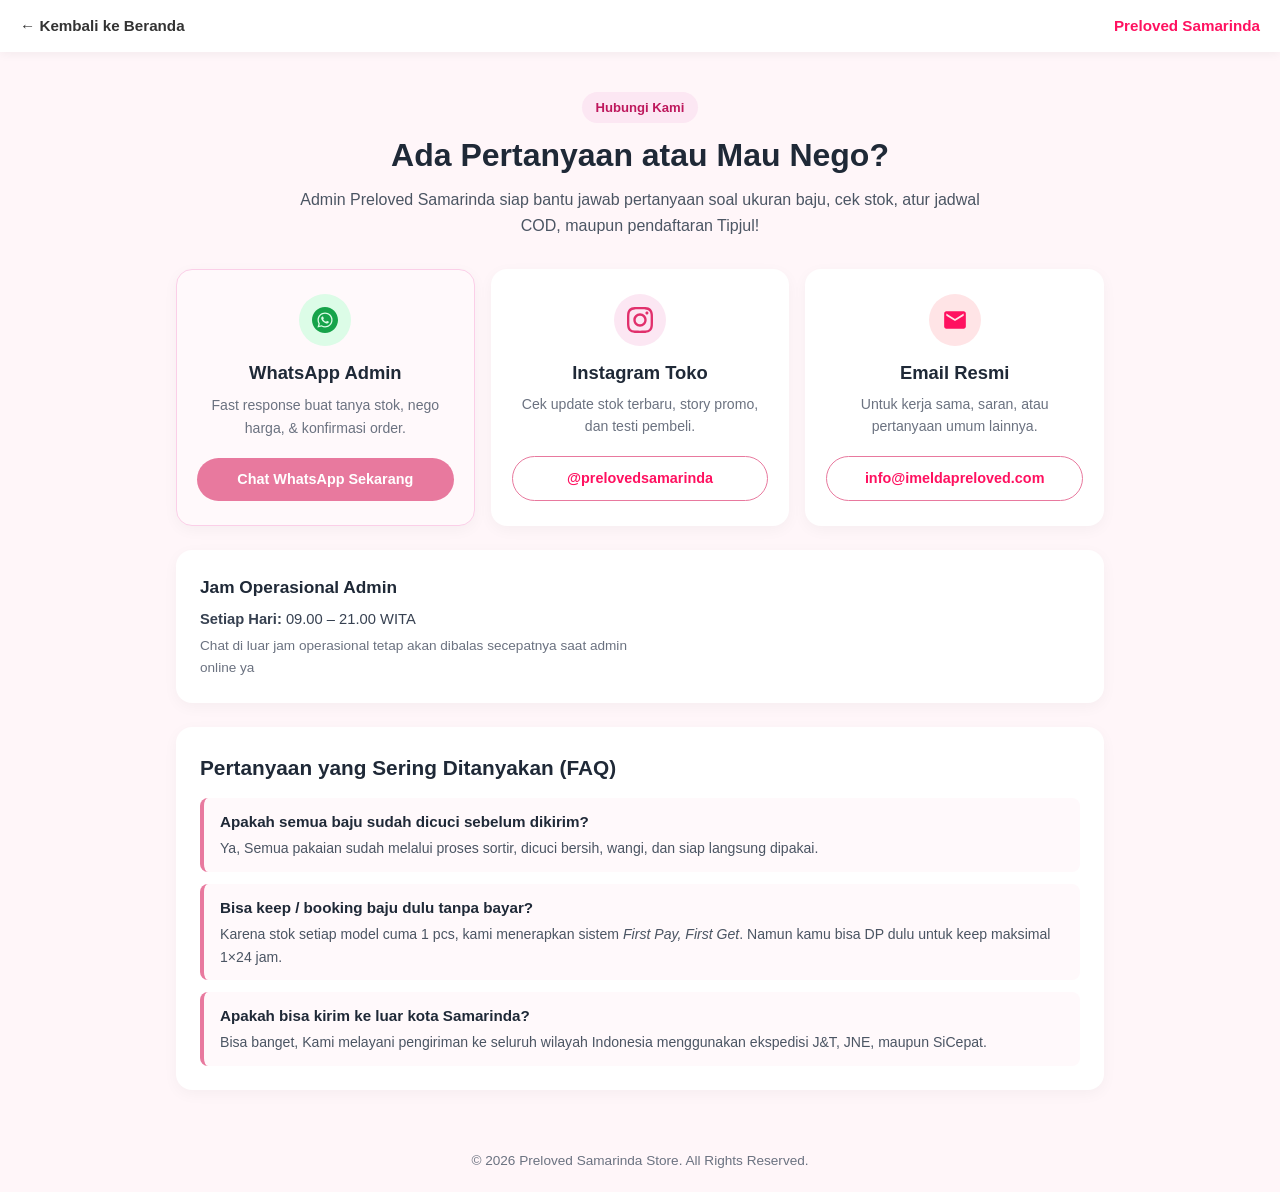
<file: kontak.html>
<!doctype html>
<html lang="id">
  <head>
    <meta charset="UTF-8" />
    <meta name="viewport" content="width=device-width, initial-scale=1.0" />
    <title>Kontak Kami - Preloved Samarinda</title>
    <!-- Favicon Logo Preloved Samarinda (Standar Browser & Google Search) -->
    <link rel="icon" type="image/jpeg" sizes="48x48" href="preloved.jpg" />
    <link rel="shortcut icon" type="image/jpeg" href="preloved.jpg" />
    <link rel="apple-touch-icon" href="preloved.jpg" />

    <link rel="stylesheet" href="kontak.css" />
  </head>
  <body>
    <!-- Header Navigasi -->
    <header class="top-bar">
      <a href="index.html" class="btn-back">← Kembali ke Beranda</a>
      <span class="brand-mini">Preloved Samarinda</span>
    </header>

    <!-- Hero Kecil Halaman Kontak -->
    <section class="kontak-hero">
      <span class="badge-top">Hubungi Kami</span>
      <h1>Ada Pertanyaan atau Mau Nego?</h1>
      <p>
        Admin Preloved Samarinda siap bantu jawab pertanyaan soal ukuran baju,
        cek stok, atur jadwal COD, maupun pendaftaran Tipjul!
      </p>
    </section>

    <main class="container">
      <!-- Bagian 1: Kartu Kontak Cepat -->
      <section class="kontak-grid">
        <!-- Kartu WhatsApp -->
        <div class="kontak-card highlight">
          <div class="icon-circle wa-icon">
            <svg
              xmlns="http://w3.org"
              width="26"
              height="26"
              viewBox="0 0 24 24"
              fill="currentColor"
            >
              <path
                d="M12.031 6.172c-3.181 0-5.767 2.586-5.768 5.766-.001 1.298.38 2.27 1.019 3.287l-.582 2.128 2.182-.573c.978.58 1.911.928 3.145.929 3.178 0 5.767-2.587 5.768-5.766.001-3.187-2.575-5.77-5.764-5.771zm3.392 8.244c-.144.405-.837.774-1.17.824-.299.045-.677.063-1.092-.069-.252-.08-.575-.187-.988-.365-1.739-.751-2.874-2.502-2.961-2.617-.087-.116-.708-.94-.708-1.793s.448-1.273.607-1.446c.159-.173.346-.217.462-.217l.332.006c.106.005.249-.04.39.298.144.347.491 1.2.534 1.287.043.087.072.188.014.304-.058.116-.087.188-.173.289l-.26.304c-.087.086-.177.18-.076.354.101.174.449.741.964 1.201.662.591 1.221.774 1.394.86s.274.072.376-.043c.101-.116.433-.506.549-.68.116-.173.231-.145.39-.087s1.011.477 1.184.564.289.13.332.202c.045.072.045.419-.1.824zm-3.423-14.416c-6.627 0-12 5.373-12 12s5.373 12 12 12 12-5.373 12-12-5.373-12-12-12zm.029 18.88c-1.161 0-2.305-.292-3.318-.844l-3.677.964.984-3.595c-.607-1.052-.927-2.246-.926-3.468.001-3.825 3.113-6.937 6.937-6.937 1.856.001 3.598.723 4.907 2.034 1.31 1.311 2.031 3.054 2.03 4.908-.001 3.825-3.113 6.938-6.937 6.938z"
              />
            </svg>
          </div>
          <h3>WhatsApp Admin</h3>
          <p class="kontak-sub">
            Fast response buat tanya stok, nego harga, & konfirmasi order.
          </p>
          <a href="https://wa.me." target="_blank" class="btn-kontak pink">
            Chat WhatsApp Sekarang
          </a>
        </div>

        <!-- Kartu Instagram -->
        <div class="kontak-card">
          <div class="icon-circle ig-icon">
            <svg
              xmlns="http://w3.org"
              width="26"
              height="26"
              viewBox="0 0 24 24"
              fill="currentColor"
            >
              <path
                d="M12 2.163c3.204 0 3.584.012 4.85.07 3.252.148 4.771 1.691 4.919 4.919.058 1.265.069 1.645.069 4.849 0 3.205-.012 3.584-.069 4.849-.149 3.225-1.664 4.771-4.919 4.919-1.266.058-1.644.07-4.85.07-3.204 0-3.584-.012-4.849-.07-3.26-.149-4.771-1.699-4.919-4.92-.058-1.265-.07-1.644-.07-4.849 0-3.204.013-3.583.07-4.849.149-3.227 1.664-4.771 4.919-4.919 1.266-.057 1.645-.069 4.849-.069zm0-2.163c-3.259 0-3.667.014-4.947.072-4.358.2-6.78 2.618-6.98 6.98-.059 1.281-.073 1.689-.073 4.948 0 3.259.014 3.668.072 4.948.2 4.358 2.618 6.78 6.98 6.98 1.281.058 1.689.072 4.948.072 3.259 0 3.668-.014 4.948-.072 4.354-.2 6.782-2.618 6.979-6.98.059-1.28.073-1.689.073-4.948 0-3.259-.014-3.667-.072-4.947-.196-4.354-2.617-6.78-6.979-6.98-1.281-.059-1.69-.073-4.949-.073zm0 5.838c-3.403 0-6.162 2.759-6.162 6.162s2.759 6.163 6.162 6.163 6.162-2.759 6.162-6.163c0-3.403-2.759-6.162-6.162-6.162zm0 10.162c-2.209 0-4-1.79-4-4 0-2.209 1.791-4 4-4s4 1.791 4 4c0 2.21-1.791 4-4 4zm6.406-11.845c-.796 0-1.441.645-1.441 1.44s.645 1.44 1.441 1.44c.795 0 1.439-.645 1.439-1.44s-.644-1.44-1.439-1.44z"
              />
            </svg>
          </div>
          <h3>Instagram Toko</h3>
          <p class="kontak-sub">
            Cek update stok terbaru, story promo, dan testi pembeli.
          </p>
          <a
            href="https://instagram.com"
            target="_blank"
            class="btn-kontak outline"
          >
            @prelovedsamarinda
          </a>
        </div>

        <!-- Kartu Email -->
        <div class="kontak-card">
          <div class="icon-circle email-icon">
            <svg
              xmlns="http://w3.org"
              width="26"
              height="26"
              viewBox="0 0 24 24"
              fill="currentColor"
            >
              <path
                d="M20 4H4c-1.1 0-1.99.9-1.99 2L2 18c0 1.1.9 2 2 2h16c1.1 0 2-.9 2-2V6c0-1.1-.9-2-2-2zm0 4l-8 5-8-5V6l8 5 8-5v2z"
              />
            </svg>
          </div>
          <h3>Email Resmi</h3>
          <p class="kontak-sub">
            Untuk kerja sama, saran, atau pertanyaan umum lainnya.
          </p>
          <a href="mailto:info@imeldapreloved.com" class="btn-kontak outline">
            info@imeldapreloved.com
          </a>
        </div>
      </section>

      <!-- Bagian 2: Jam Operasional & Area Samarinda -->
      <section class="section-box info-dua-kolom">
        <div class="info-item">
          <h3>Jam Operasional Admin</h3>
          <p><strong>Setiap Hari:</strong> 09.00 – 21.00 WITA</p>
          <p class="note-kecil">
            Chat di luar jam operasional tetap akan dibalas secepatnya saat
            admin online ya
          </p>
        </div>
      </section>

      <!-- Bagian 3: FAQ Singkat -->
      <section class="section-box">
        <h2>Pertanyaan yang Sering Ditanyakan (FAQ)</h2>
        <div class="faq-list">
          <div class="faq-item">
            <strong>Apakah semua baju sudah dicuci sebelum dikirim?</strong>
            <p>
              Ya, Semua pakaian sudah melalui proses sortir, dicuci bersih,
              wangi, dan siap langsung dipakai.
            </p>
          </div>
          <div class="faq-item">
            <strong>Bisa keep / booking baju dulu tanpa bayar?</strong>
            <p>
              Karena stok setiap model cuma 1 pcs, kami menerapkan sistem
              <em>First Pay, First Get</em>. Namun kamu bisa DP dulu untuk keep
              maksimal 1×24 jam.
            </p>
          </div>
          <div class="faq-item">
            <strong>Apakah bisa kirim ke luar kota Samarinda?</strong>
            <p>
              Bisa banget, Kami melayani pengiriman ke seluruh wilayah Indonesia
              menggunakan ekspedisi J&T, JNE, maupun SiCepat.
            </p>
          </div>
        </div>
      </section>
    </main>

    <footer class="footer-mini">
      <p>© 2026 Preloved Samarinda Store. All Rights Reserved.</p>
    </footer>
  </body>
</html>
</file>
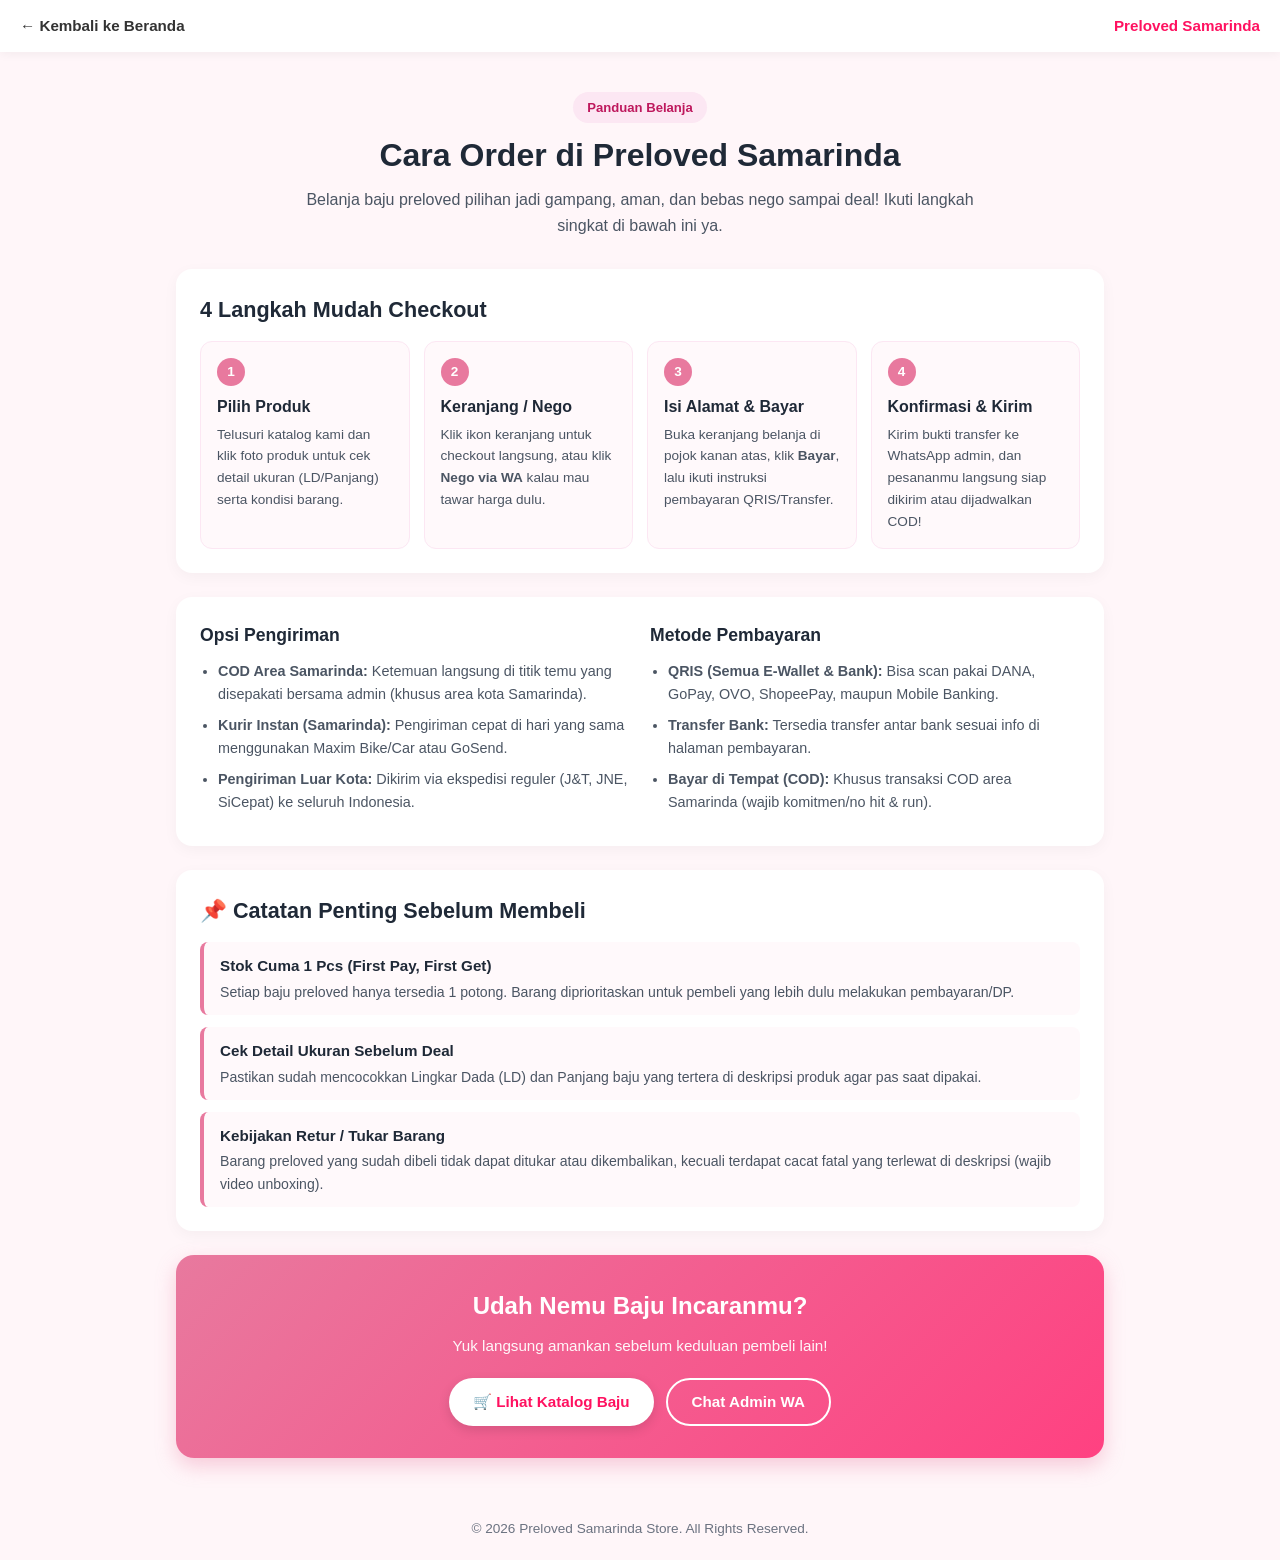
<file: order.html>
<!DOCTYPE html>
<html lang="id">
<head>
  <meta charset="UTF-8" />
  <meta name="viewport" content="width=device-width, initial-scale=1.0" />
  <title>Cara Order - Preloved Samarinda</title>
     <!-- Favicon Logo Preloved Samarinda (Standar Browser & Google Search) -->
  <link rel="icon" type="image/jpeg" sizes="48x48" href="preloved.jpg" />
  <link rel="shortcut icon" type="image/jpeg" href="preloved.jpg" />
  <link rel="apple-touch-icon" href="preloved.jpg" />

  <link rel="stylesheet" href="order.css" />
</head>
<body>

  <!-- Header Navigasi -->
  <header class="top-bar">
    <a href="index.html" class="btn-back">← Kembali ke Beranda</a>
    <span class="brand-mini">Preloved Samarinda</span>
  </header>

  <!-- Hero Kecil Halaman Cara Order -->
  <section class="order-hero">
    <span class="badge-top">Panduan Belanja</span>
    <h1>Cara Order di Preloved Samarinda</h1>
    <p>
      Belanja baju preloved pilihan jadi gampang, aman, dan bebas nego sampai deal! 
      Ikuti langkah singkat di bawah ini ya.
    </p>
  </section>

  <main class="container">
    <!-- Bagian 1: 4 Langkah Belanja -->
    <section class="section-box">
      <h2>4 Langkah Mudah Checkout</h2>
      <div class="steps-grid">
        <div class="step-item">
          <span class="step-num">1</span>
          <h4>Pilih Produk</h4>
          <p>Telusuri katalog kami dan klik foto produk untuk cek detail ukuran (LD/Panjang) serta kondisi barang.</p>
        </div>
        <div class="step-item">
          <span class="step-num">2</span>
          <h4>Keranjang / Nego</h4>
          <p>Klik ikon keranjang untuk checkout langsung, atau klik <strong>Nego via WA</strong> kalau mau tawar harga dulu.</p>
        </div>
        <div class="step-item">
          <span class="step-num">3</span>
          <h4>Isi Alamat & Bayar</h4>
          <p>Buka keranjang belanja di pojok kanan atas, klik <strong>Bayar</strong>, lalu ikuti instruksi pembayaran QRIS/Transfer.</p>
        </div>
        <div class="step-item">
          <span class="step-num">4</span>
          <h4>Konfirmasi & Kirim</h4>
          <p>Kirim bukti transfer ke WhatsApp admin, dan pesananmu langsung siap dikirim atau dijadwalkan COD!</p>
        </div>
      </div>
    </section>

    <!-- Bagian 2: Opsi Pengiriman & Metode Pembayaran -->
    <section class="section-box info-dua-kolom">
      <div class="info-card">
        <h3>Opsi Pengiriman</h3>
        <ul>
          <li><strong>COD Area Samarinda:</strong> Ketemuan langsung di titik temu yang disepakati bersama admin (khusus area kota Samarinda).</li>
          <li><strong>Kurir Instan (Samarinda):</strong> Pengiriman cepat di hari yang sama menggunakan Maxim Bike/Car atau GoSend.</li>
          <li><strong>Pengiriman Luar Kota:</strong> Dikirim via ekspedisi reguler (J&T, JNE, SiCepat) ke seluruh Indonesia.</li>
        </ul>
      </div>

      <div class="info-card">
        <h3>Metode Pembayaran</h3>
        <ul>
          <li><strong>QRIS (Semua E-Wallet & Bank):</strong> Bisa scan pakai DANA, GoPay, OVO, ShopeePay, maupun Mobile Banking.</li>
          <li><strong>Transfer Bank:</strong> Tersedia transfer antar bank sesuai info di halaman pembayaran.</li>
          <li><strong>Bayar di Tempat (COD):</strong> Khusus transaksi COD area Samarinda (wajib komitmen/no hit & run).</li>
        </ul>
      </div>
    </section>

    <!-- Bagian 3: Catatan Penting Barang Preloved -->
    <section class="section-box rules-box">
      <h2>📌 Catatan Penting Sebelum Membeli</h2>
      <div class="rules-list">
        <div class="rule-item">
          <strong>Stok Cuma 1 Pcs (First Pay, First Get)</strong>
          <p>Setiap baju preloved hanya tersedia 1 potong. Barang diprioritaskan untuk pembeli yang lebih dulu melakukan pembayaran/DP.</p>
        </div>
        <div class="rule-item">
          <strong>Cek Detail Ukuran Sebelum Deal</strong>
          <p>Pastikan sudah mencocokkan Lingkar Dada (LD) dan Panjang baju yang tertera di deskripsi produk agar pas saat dipakai.</p>
        </div>
        <div class="rule-item">
          <strong>Kebijakan Retur / Tukar Barang</strong>
          <p>Barang preloved yang sudah dibeli tidak dapat ditukar atau dikembalikan, kecuali terdapat cacat fatal yang terlewat di deskripsi (wajib video unboxing).</p>
        </div>
      </div>
    </section>

    <!-- Bagian 4: CTA ke Katalog / Tanya Admin -->
    <section class="cta-box">
      <h2>Udah Nemu Baju Incaranmu?</h2>
      <p>Yuk langsung amankan sebelum keduluan pembeli lain!</p>
      <div class="cta-buttons">
        <a href="index.html#produk" class="btn-primary-white">🛒 Lihat Katalog Baju</a>
        <a
          href="https://wa.me/6282156407042"
          target="_blank"
          class="btn-outline-white"
        >
          Chat Admin WA
        </a>
      </div>
    </section>
  </main>

  <footer class="footer-mini">
    <p>© 2026 Preloved Samarinda Store. All Rights Reserved.</p>
  </footer>

</body>
</html>
</file>
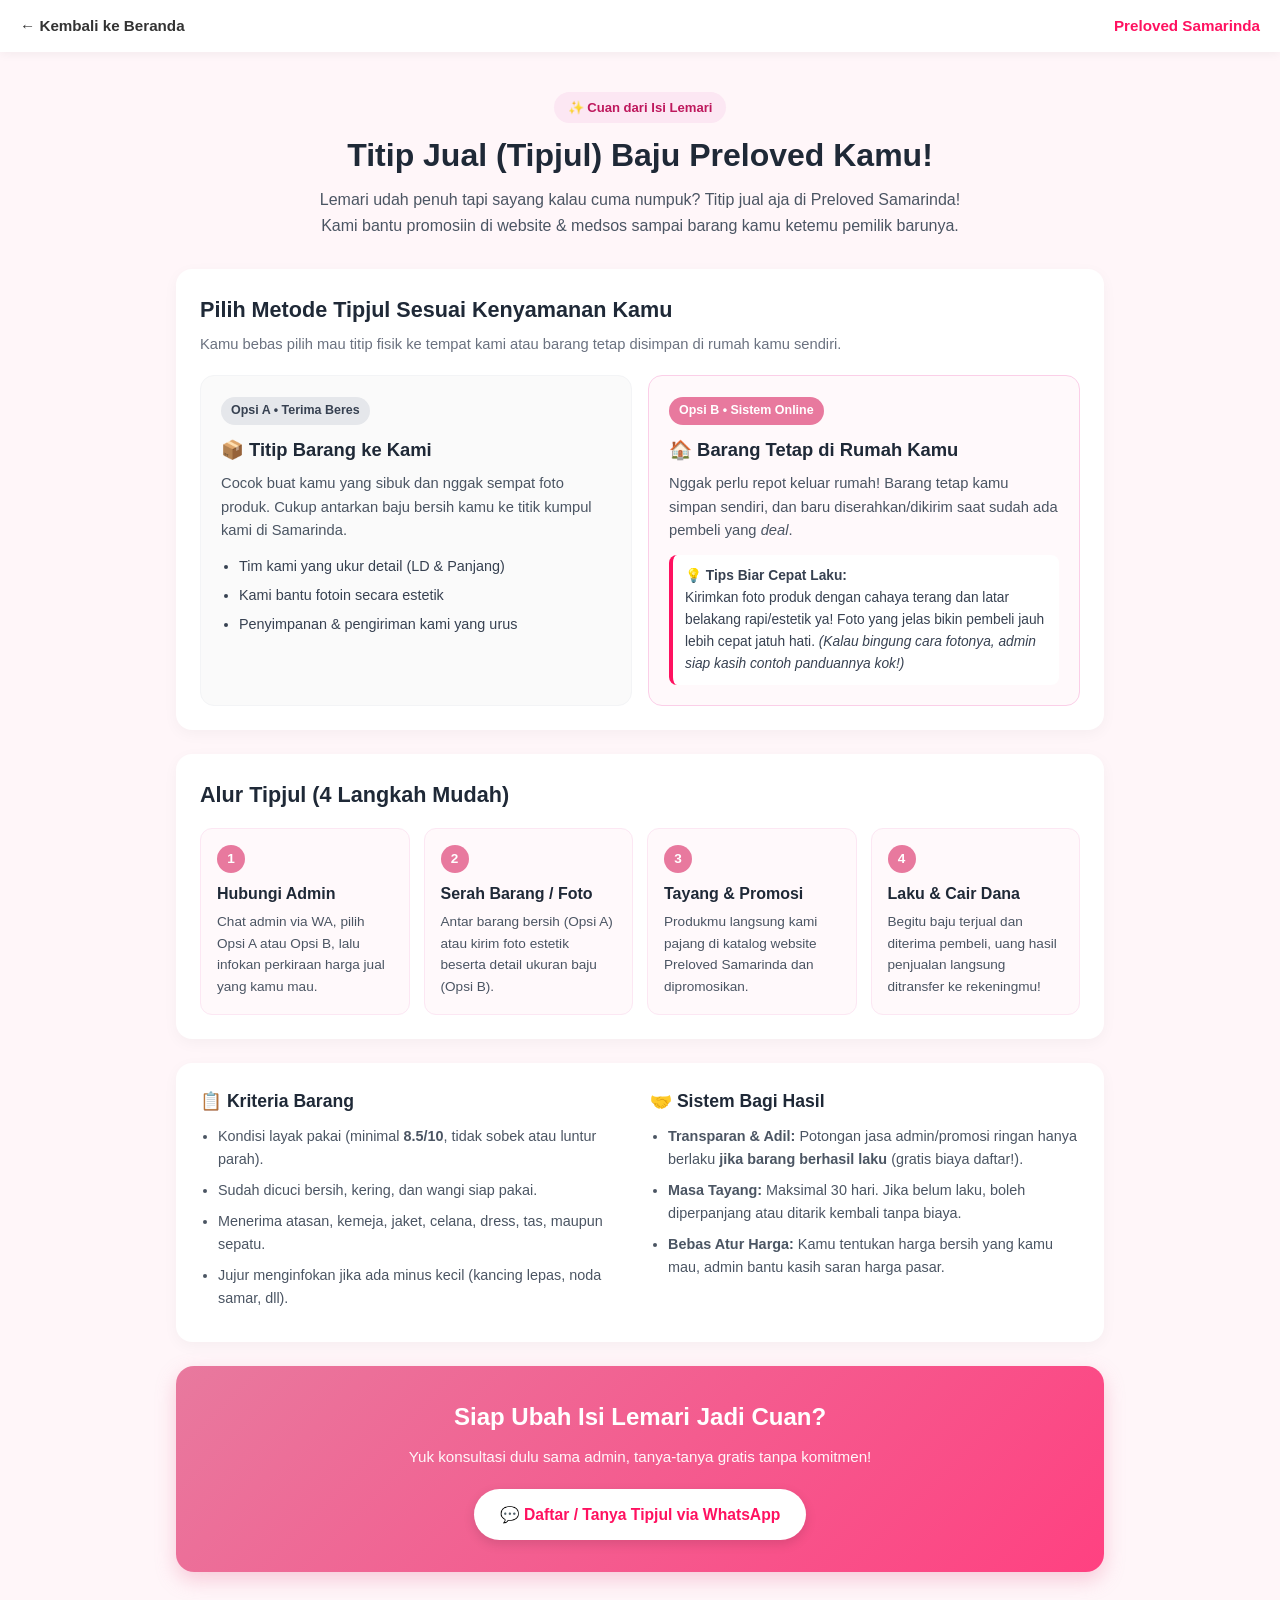
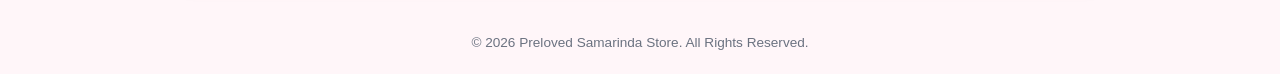
<file: tipjul.html>
<!DOCTYPE html>
<html lang="id">
<head>
  <meta charset="UTF-8" />
  <meta name="viewport" content="width=device-width, initial-scale=1.0" />
  <title>Cara Tipjul (Titip Jual) - Preloved Samarinda</title>
    <!-- Favicon Logo Preloved Samarinda (Standar Browser & Google Search) -->
  <link rel="icon" type="image/jpeg" sizes="48x48" href="preloved.jpg" />
  <link rel="shortcut icon" type="image/jpeg" href="preloved.jpg" />
  <link rel="apple-touch-icon" href="preloved.jpg" />


  <link rel="stylesheet" href="tipjul.css" />
</head>
<body>

  <!-- Header Navigasi -->
  <header class="top-bar">
    <a href="index.html" class="btn-back">← Kembali ke Beranda</a>
    <span class="brand-mini">Preloved Samarinda</span>
  </header>

  <!-- Hero Kecil Halaman Tipjul -->
  <section class="tipjul-hero">
    <span class="badge-top">✨ Cuan dari Isi Lemari</span>
    <h1>Titip Jual (Tipjul) Baju Preloved Kamu!</h1>
    <p>
      Lemari udah penuh tapi sayang kalau cuma numpuk? Titip jual aja di Preloved Samarinda! 
      Kami bantu promosiin di website & medsos sampai barang kamu ketemu pemilik barunya.
    </p>
  </section>

  <main class="container">
    <!-- Bagian 1: Pilihan Metode Tipjul -->
    <section class="section-box">
      <h2>Pilih Metode Tipjul Sesuai Kenyamanan Kamu</h2>
      <p class="sub-desc">Kamu bebas pilih mau titip fisik ke tempat kami atau barang tetap disimpan di rumah kamu sendiri.</p>

      <div class="opsi-grid">
        <!-- Opsi A -->
        <div class="opsi-card">
          <div class="opsi-tag">Opsi A • Terima Beres</div>
          <h3>📦 Titip Barang ke Kami</h3>
          <p>
            Cocok buat kamu yang sibuk dan nggak sempat foto produk. Cukup antarkan baju bersih kamu ke titik kumpul kami di Samarinda.
          </p>
          <ul>
            <li>Tim kami yang ukur detail (LD & Panjang)</li>
            <li>Kami bantu fotoin secara estetik</li>
            <li>Penyimpanan & pengiriman kami yang urus</li>
          </ul>
        </div>

        <!-- Opsi B -->
        <div class="opsi-card highlight">
          <div class="opsi-tag pink">Opsi B • Sistem Online</div>
          <h3>🏠 Barang Tetap di Rumah Kamu</h3>
          <p>
            Nggak perlu repot keluar rumah! Barang tetap kamu simpan sendiri, dan baru diserahkan/dikirim saat sudah ada pembeli yang <em>deal</em>.
          </p>
          <div class="tips-box">
            <strong>💡 Tips Biar Cepat Laku:</strong><br />
            Kirimkan foto produk dengan cahaya terang dan latar belakang rapi/estetik ya! Foto yang jelas bikin pembeli jauh lebih cepat jatuh hati. <em>(Kalau bingung cara fotonya, admin siap kasih contoh panduannya kok!)</em>
          </div>
        </div>
      </div>
    </section>

    <!-- Bagian 2: Alur 4 Langkah Simpel -->
    <section class="section-box">
      <h2>Alur Tipjul (4 Langkah Mudah)</h2>
      <div class="steps-grid">
        <div class="step-item">
          <span class="step-num">1</span>
          <h4>Hubungi Admin</h4>
          <p>Chat admin via WA, pilih Opsi A atau Opsi B, lalu infokan perkiraan harga jual yang kamu mau.</p>
        </div>
        <div class="step-item">
          <span class="step-num">2</span>
          <h4>Serah Barang / Foto</h4>
          <p>Antar barang bersih (Opsi A) atau kirim foto estetik beserta detail ukuran baju (Opsi B).</p>
        </div>
        <div class="step-item">
          <span class="step-num">3</span>
          <h4>Tayang & Promosi</h4>
          <p>Produkmu langsung kami pajang di katalog website Preloved Samarinda dan dipromosikan.</p>
        </div>
        <div class="step-item">
          <span class="step-num">4</span>
          <h4>Laku & Cair Dana</h4>
          <p>Begitu baju terjual dan diterima pembeli, uang hasil penjualan langsung ditransfer ke rekeningmu!</p>
        </div>
      </div>
    </section>

    <!-- Bagian 3: Syarat Singkat & Sistem Bagi Hasil -->
    <section class="section-box info-dua-kolom">
      <div class="info-card">
        <h3>📋 Kriteria Barang</h3>
        <ul>
          <li>Kondisi layak pakai (minimal <strong>8.5/10</strong>, tidak sobek atau luntur parah).</li>
          <li>Sudah dicuci bersih, kering, dan wangi siap pakai.</li>
          <li>Menerima atasan, kemeja, jaket, celana, dress, tas, maupun sepatu.</li>
          <li>Jujur menginfokan jika ada minus kecil (kancing lepas, noda samar, dll).</li>
        </ul>
      </div>

      <div class="info-card">
        <h3>🤝 Sistem Bagi Hasil</h3>
        <ul>
          <li><strong>Transparan & Adil:</strong> Potongan jasa admin/promosi ringan hanya berlaku <strong>jika barang berhasil laku</strong> (gratis biaya daftar!).</li>
          <li><strong>Masa Tayang:</strong> Maksimal 30 hari. Jika belum laku, boleh diperpanjang atau ditarik kembali tanpa biaya.</li>
          <li><strong>Bebas Atur Harga:</strong> Kamu tentukan harga bersih yang kamu mau, admin bantu kasih saran harga pasar.</li>
        </ul>
      </div>
    </section>

    <!-- Bagian 4: Tombol Ajakan Daftar WA -->
    <section class="cta-box">
      <h2>Siap Ubah Isi Lemari Jadi Cuan?</h2>
      <p>Yuk konsultasi dulu sama admin, tanya-tanya gratis tanpa komitmen!</p>
      <a
        href="https://wa.me/6282156407042"
        target="_blank"
        class="btn-wa-tipjul"
      >
        💬 Daftar / Tanya Tipjul via WhatsApp
      </a>
    </section>
  </main>

  <footer class="footer-mini">
    <p>© 2026 Preloved Samarinda Store. All Rights Reserved.</p>
  </footer>

</body>
</html>
</file>
<file: kontak.css>
* {
  box-sizing: border-box;
  margin: 0;
  padding: 0;
  font-family: 'Segoe UI', Tahoma, Geneva, Verdana, sans-serif;
}

body {
  background-color: #fff6f9;
  color: #2d2d2d;
  line-height: 1.6;
}

/* Header Navigasi */
.top-bar {
  position: sticky;
  top: 0;
  z-index: 100;
  background: rgba(255, 255, 255, 0.92);
  backdrop-filter: blur(8px);
  padding: 14px 20px;
  display: flex;
  justify-content: space-between;
  align-items: center;
  box-shadow: 0 2px 10px rgba(0, 0, 0, 0.05);
}

.btn-back {
  text-decoration: none;
  color: #333;
  font-weight: 600;
  font-size: 0.95rem;
}

.brand-mini {
  font-weight: 700;
  color: rgb(255, 17, 96);
  font-size: 0.95rem;
}

/* Hero Atas */
.kontak-hero {
  text-align: center;
  padding: 40px 20px 30px;
  max-width: 720px;
  margin: 0 auto;
}

.badge-top {
  display: inline-block;
  background: #fce7f3;
  color: #be185d;
  font-size: 0.82rem;
  font-weight: 700;
  padding: 5px 14px;
  border-radius: 50px;
  margin-bottom: 12px;
}

.kontak-hero h1 {
  font-size: 2rem;
  color: #1f2937;
  line-height: 1.25;
  margin-bottom: 12px;
}

.kontak-hero p {
  color: #4b5563;
  font-size: 1rem;
}

/* Container Utama */
.container {
  max-width: 960px;
  margin: 0 auto;
  padding: 0 16px 40px;
  display: flex;
  flex-direction: column;
  gap: 24px;
}

/* Grid 3 Kartu Kontak */
.kontak-grid {
  display: grid;
  grid-template-columns: repeat(3, 1fr);
  gap: 16px;
}

.kontak-card {
  background: white;
  padding: 24px 20px;
  border-radius: 16px;
  text-align: center;
  box-shadow: 0 4px 15px rgba(0, 0, 0, 0.04);
  display: flex;
  flex-direction: column;
  align-items: center;
  justify-content: space-between;
  border: 1.5px solid transparent;
}

.kontak-card.highlight {
  border-color: #fbcfe8;
  background: #fff9fb;
}

.icon-circle {
  width: 52px;
  height: 52px;
  background: #fce7f3;
  border-radius: 50%;
  display: flex;
  align-items: center;
  justify-content: center;
  font-size: 1.5rem;
  margin-bottom: 12px;
}

.kontak-card h3 {
  font-size: 1.15rem;
  color: #1f2937;
  margin-bottom: 6px;
}

.kontak-sub {
  font-size: 0.88rem;
  color: #6b7280;
  margin-bottom: 18px;
}

.btn-kontak {
  display: inline-block;
  width: 100%;
  padding: 10px 16px;
  border-radius: 50px;
  font-size: 0.9rem;
  font-weight: 700;
  text-decoration: none;
  transition: 0.2s;
}

.btn-kontak.pink {
  background: rgb(232, 121, 158);
  color: white;
}

.btn-kontak.pink:hover {
  background: rgb(255, 17, 96);
}

.btn-kontak.outline {
  background: white;
  color: rgb(255, 17, 96);
  border: 1.5px solid rgb(232, 121, 158);
}

.btn-kontak.outline:hover {
  background: #fff1f5;
}

/* Section Box Umum */
.section-box {
  background: white;
  padding: 24px;
  border-radius: 16px;
  box-shadow: 0 4px 15px rgba(0, 0, 0, 0.04);
}

.section-box h2 {
  font-size: 1.3rem;
  color: #1f2937;
  margin-bottom: 14px;
}

.info-dua-kolom {
  display: grid;
  grid-template-columns: 1fr 1fr;
  gap: 20px;
}

.info-item h3 {
  font-size: 1.08rem;
  color: #1f2937;
  margin-bottom: 6px;
}

.info-item p {
  font-size: 0.92rem;
  color: #374151;
}

.note-kecil {
  font-size: 0.85rem !important;
  color: #6b7280 !important;
  margin-top: 4px;
}

/* FAQ */
.faq-list {
  display: flex;
  flex-direction: column;
  gap: 12px;
}

.faq-item {
  background: #fff9fb;
  border-left: 4px solid rgb(232, 121, 158);
  padding: 12px 16px;
  border-radius: 8px;
}

.faq-item strong {
  display: block;
  font-size: 0.95rem;
  color: #1f2937;
  margin-bottom: 3px;
}

.faq-item p {
  font-size: 0.88rem;
  color: #4b5563;
}

.footer-mini {
  text-align: center;
  padding: 20px;
  font-size: 0.85rem;
  color: #6b7280;
}

/* Responsif Layar HP */
@media (max-width: 768px) {
  .kontak-hero h1 {
    font-size: 1.55rem;
  }
  .kontak-grid,
  .info-dua-kolom {
    grid-template-columns: 1fr;
  }
}

/* Warna khas masing-masing ikon */
.wa-icon {
  background: #dcfce7;
  color: #16a34a; /* Hijau WhatsApp */
}

.ig-icon {
  background: #fce7f3;
  color: #e1306c; /* Pink-Merah Instagram */
}

.email-icon {
  background: #ffe4e6;
  color: rgb(255, 17, 96); /* Pink tema web */
}
</file>
<file: order.css>
* {
  box-sizing: border-box;
  margin: 0;
  padding: 0;
  font-family: 'Segoe UI', Tahoma, Geneva, Verdana, sans-serif;
}

body {
  background-color: #fff6f9;
  color: #2d2d2d;
  line-height: 1.6;
}

/* Header Navigasi */
.top-bar {
  position: sticky;
  top: 0;
  z-index: 100;
  background: rgba(255, 255, 255, 0.92);
  backdrop-filter: blur(8px);
  padding: 14px 20px;
  display: flex;
  justify-content: space-between;
  align-items: center;
  box-shadow: 0 2px 10px rgba(0, 0, 0, 0.05);
}

.btn-back {
  text-decoration: none;
  color: #333;
  font-weight: 600;
  font-size: 0.95rem;
}

.brand-mini {
  font-weight: 700;
  color: rgb(255, 17, 96);
  font-size: 0.95rem;
}

/* Hero Banner Atas */
.order-hero {
  text-align: center;
  padding: 40px 20px 30px;
  max-width: 720px;
  margin: 0 auto;
}

.badge-top {
  display: inline-block;
  background: #fce7f3;
  color: #be185d;
  font-size: 0.82rem;
  font-weight: 700;
  padding: 5px 14px;
  border-radius: 50px;
  margin-bottom: 12px;
}

.order-hero h1 {
  font-size: 2rem;
  color: #1f2937;
  line-height: 1.25;
  margin-bottom: 12px;
}

.order-hero p {
  color: #4b5563;
  font-size: 1rem;
}

/* Container Utama */
.container {
  max-width: 960px;
  margin: 0 auto;
  padding: 0 16px 40px;
  display: flex;
  flex-direction: column;
  gap: 24px;
}

.section-box {
  background: white;
  padding: 24px;
  border-radius: 16px;
  box-shadow: 0 4px 15px rgba(0, 0, 0, 0.04);
}

.section-box h2 {
  font-size: 1.35rem;
  color: #1f2937;
  margin-bottom: 14px;
}

/* Grid 4 Langkah */
.steps-grid {
  display: grid;
  grid-template-columns: repeat(4, 1fr);
  gap: 14px;
}

.step-item {
  background: #fff9fb;
  border: 1px solid #fce7f3;
  padding: 16px;
  border-radius: 12px;
}

.step-num {
  display: inline-flex;
  align-items: center;
  justify-content: center;
  width: 28px;
  height: 28px;
  background: rgb(232, 121, 158);
  color: white;
  font-weight: 700;
  border-radius: 50%;
  font-size: 0.85rem;
  margin-bottom: 8px;
}

.step-item h4 {
  font-size: 1rem;
  margin-bottom: 4px;
  color: #1f2937;
}

.step-item p {
  font-size: 0.85rem;
  color: #4b5563;
}

/* Pengiriman & Pembayaran */
.info-dua-kolom {
  display: grid;
  grid-template-columns: 1fr 1fr;
  gap: 20px;
}

.info-card h3 {
  font-size: 1.1rem;
  margin-bottom: 10px;
  color: #1f2937;
}

.info-card ul {
  padding-left: 18px;
  font-size: 0.9rem;
  color: #4b5563;
}

.info-card ul li {
  margin-bottom: 8px;
}

/* Catatan Penting */
.rules-list {
  display: flex;
  flex-direction: column;
  gap: 12px;
}

.rule-item {
  background: #fff9fb;
  border-left: 4px solid rgb(232, 121, 158);
  padding: 12px 16px;
  border-radius: 8px;
}

.rule-item strong {
  display: block;
  font-size: 0.95rem;
  color: #1f2937;
  margin-bottom: 2px;
}

.rule-item p {
  font-size: 0.88rem;
  color: #4b5563;
}

/* CTA Box Bawah */
.cta-box {
  background: linear-gradient(135deg, rgb(232, 121, 158), rgb(255, 65, 129));
  color: white;
  text-align: center;
  padding: 32px 20px;
  border-radius: 18px;
  box-shadow: 0 8px 20px rgba(232, 121, 158, 0.35);
}

.cta-box h2 {
  font-size: 1.5rem;
  margin-bottom: 8px;
}

.cta-box p {
  font-size: 0.95rem;
  opacity: 0.95;
  margin-bottom: 20px;
}

.cta-buttons {
  display: flex;
  gap: 12px;
  justify-content: center;
  flex-wrap: wrap;
}

.btn-primary-white {
  background: white;
  color: rgb(255, 17, 96);
  font-weight: 700;
  padding: 12px 24px;
  border-radius: 50px;
  text-decoration: none;
  font-size: 0.95rem;
  box-shadow: 0 4px 12px rgba(0, 0, 0, 0.12);
}

.btn-outline-white {
  background: transparent;
  color: white;
  border: 2px solid white;
  font-weight: 700;
  padding: 10px 24px;
  border-radius: 50px;
  text-decoration: none;
  font-size: 0.95rem;
}

.footer-mini {
  text-align: center;
  padding: 20px;
  font-size: 0.85rem;
  color: #6b7280;
}

/* Responsif Layar HP */
@media (max-width: 768px) {
  .order-hero h1 {
    font-size: 1.55rem;
  }
  .info-dua-kolom {
    grid-template-columns: 1fr;
  }
  .steps-grid {
    grid-template-columns: 1fr 1fr;
  }
}

@media (max-width: 480px) {
  .steps-grid {
    grid-template-columns: 1fr;
  }
}
</file>
<file: tipjul.css>
* {
  box-sizing: border-box;
  margin: 0;
  padding: 0;
  font-family: 'Segoe UI', Tahoma, Geneva, Verdana, sans-serif;
}

body {
  background-color: #fff6f9;
  color: #2d2d2d;
  line-height: 1.6;
}

/* Header Navigasi */
.top-bar {
  position: sticky;
  top: 0;
  z-index: 100;
  background: rgba(255, 255, 255, 0.92);
  backdrop-filter: blur(8px);
  padding: 14px 20px;
  display: flex;
  justify-content: space-between;
  align-items: center;
  box-shadow: 0 2px 10px rgba(0, 0, 0, 0.05);
}

.btn-back {
  text-decoration: none;
  color: #333;
  font-weight: 600;
  font-size: 0.95rem;
}

.brand-mini {
  font-weight: 700;
  color: rgb(255, 17, 96);
  font-size: 0.95rem;
}

/* Hero Banner Atas */
.tipjul-hero {
  text-align: center;
  padding: 40px 20px 30px;
  max-width: 720px;
  margin: 0 auto;
}

.badge-top {
  display: inline-block;
  background: #fce7f3;
  color: #be185d;
  font-size: 0.82rem;
  font-weight: 700;
  padding: 5px 14px;
  border-radius: 50px;
  margin-bottom: 12px;
}

.tipjul-hero h1 {
  font-size: 2rem;
  color: #1f2937;
  line-height: 1.25;
  margin-bottom: 12px;
}

.tipjul-hero p {
  color: #4b5563;
  font-size: 1rem;
}

/* Container Utama */
.container {
  max-width: 960px;
  margin: 0 auto;
  padding: 0 16px 40px;
  display: flex;
  flex-direction: column;
  gap: 24px;
}

.section-box {
  background: white;
  padding: 24px;
  border-radius: 16px;
  box-shadow: 0 4px 15px rgba(0, 0, 0, 0.04);
}

.section-box h2 {
  font-size: 1.35rem;
  color: #1f2937;
  margin-bottom: 6px;
}

.sub-desc {
  color: #6b7280;
  font-size: 0.92rem;
  margin-bottom: 18px;
}

/* Grid 2 Pilihan Opsi */
.opsi-grid {
  display: grid;
  grid-template-columns: 1fr 1fr;
  gap: 16px;
}

.opsi-card {
  border: 1.5px solid #f3f4f6;
  background: #fafafa;
  padding: 20px;
  border-radius: 14px;
}

.opsi-card.highlight {
  background: #fff9fb;
  border-color: #fbcfe8;
}

.opsi-tag {
  display: inline-block;
  font-size: 0.78rem;
  font-weight: 700;
  background: #e5e7eb;
  color: #374151;
  padding: 4px 10px;
  border-radius: 50px;
  margin-bottom: 10px;
}

.opsi-tag.pink {
  background: rgb(232, 121, 158);
  color: white;
}

.opsi-card h3 {
  font-size: 1.15rem;
  margin-bottom: 8px;
  color: #1f2937;
}

.opsi-card p {
  font-size: 0.92rem;
  color: #4b5563;
  margin-bottom: 12px;
}

.opsi-card ul {
  padding-left: 18px;
  font-size: 0.9rem;
  color: #374151;
}

.opsi-card ul li {
  margin-bottom: 6px;
}

.tips-box {
  background: white;
  border-left: 4px solid rgb(255, 17, 96);
  padding: 10px 12px;
  border-radius: 8px;
  font-size: 0.86rem;
  color: #374151;
}

/* Grid 4 Langkah */
.steps-grid {
  display: grid;
  grid-template-columns: repeat(4, 1fr);
  gap: 14px;
  margin-top: 16px;
}

.step-item {
  background: #fff9fb;
  border: 1px solid #fce7f3;
  padding: 16px;
  border-radius: 12px;
}

.step-num {
  display: inline-flex;
  align-items: center;
  justify-content: center;
  width: 28px;
  height: 28px;
  background: rgb(232, 121, 158);
  color: white;
  font-weight: 700;
  border-radius: 50%;
  font-size: 0.85rem;
  margin-bottom: 8px;
}

.step-item h4 {
  font-size: 1rem;
  margin-bottom: 4px;
  color: #1f2937;
}

.step-item p {
  font-size: 0.85rem;
  color: #4b5563;
}

/* Kriteria & Bagi Hasil */
.info-dua-kolom {
  display: grid;
  grid-template-columns: 1fr 1fr;
  gap: 20px;
}

.info-card h3 {
  font-size: 1.1rem;
  margin-bottom: 10px;
  color: #1f2937;
}

.info-card ul {
  padding-left: 18px;
  font-size: 0.9rem;
  color: #4b5563;
}

.info-card ul li {
  margin-bottom: 8px;
}

/* CTA Box Bawah */
.cta-box {
  background: linear-gradient(135deg, rgb(232, 121, 158), rgb(255, 65, 129));
  color: white;
  text-align: center;
  padding: 32px 20px;
  border-radius: 18px;
  box-shadow: 0 8px 20px rgba(232, 121, 158, 0.35);
}

.cta-box h2 {
  font-size: 1.5rem;
  margin-bottom: 8px;
}

.cta-box p {
  font-size: 0.95rem;
  opacity: 0.95;
  margin-bottom: 20px;
}

.btn-wa-tipjul {
  display: inline-block;
  background: white;
  color: rgb(255, 17, 96);
  font-weight: 700;
  padding: 13px 26px;
  border-radius: 50px;
  text-decoration: none;
  font-size: 0.98rem;
  box-shadow: 0 4px 12px rgba(0, 0, 0, 0.12);
  transition: transform 0.2s;
}

.btn-wa-tipjul:hover {
  transform: translateY(-2px);
}

.footer-mini {
  text-align: center;
  padding: 20px;
  font-size: 0.85rem;
  color: #6b7280;
}

/* Responsif Layar HP */
@media (max-width: 768px) {
  .tipjul-hero h1 {
    font-size: 1.55rem;
  }
  .opsi-grid,
  .info-dua-kolom {
    grid-template-columns: 1fr;
  }
  .steps-grid {
    grid-template-columns: 1fr 1fr;
  }
}

@media (max-width: 480px) {
  .steps-grid {
    grid-template-columns: 1fr;
  }
}
</file>
